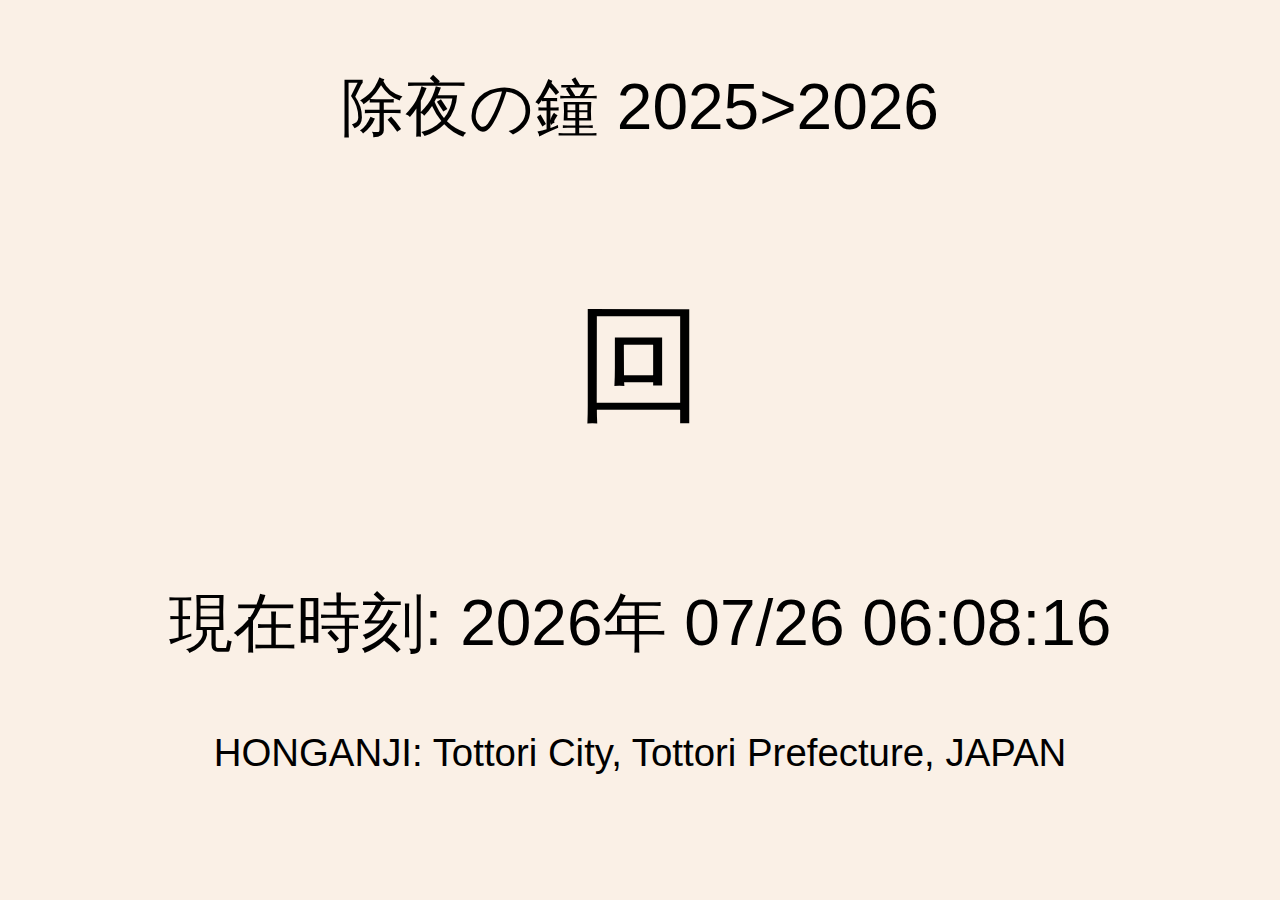
<file: jyoya/index.html>
<!DOCTYPE html>
<html lang="ja">
<head>
  <meta charset="UTF-8">
  <style>
    body{
      text-align: center;
      font-family: "Hiragino Sans W3", "Hiragino Kaku Gothic ProN", "ヒラギノ角ゴ ProN W3", "ＭＳ Ｐゴシック", "MS PGothic", arial, "Helvetica Neue", "Helvetica", "Yu Gothic";
      background-color: linen;
    }
  </style>
</head>
<!-- by the son of the head of HONGANJI, Hiroaki -->
<body>
  <p style="font-size: 5vw;">除夜の鐘 2025&gt;2026</p>
  <p style="font-size: 10vw;"><span id="nowNumber"></span>回</p>
  <p style="font-size: 5vw;">現在時刻: <span id="timetext"></span></p>
  <p style="font-size: 3vw;">HONGANJI: Tottori City, Tottori Prefecture, JAPAN</p>
  <script type="text/javascript">
    const url = "https://docs.google.com/spreadsheets/d/1HijQK_3wA5z1uy9BBawe1EAEAxorlyP2yJKqyyN_Xdk/gviz/tq?tqx=out:json&sheet=25to26&range=A1";
    showTime();
    loadNumber();
    function showTime() {
      var now = new Date();
      var nowyear = now.getFullYear();
      var nowmonth = now.getMonth() + 1;
      if (nowmonth < 10) {
        var nowmonth = '0' + String(nowmonth);
      }
      var nowday = now.getDate();
      if (nowday < 10) {
        var nowday = '0' + String(nowday);
      }
      var nowhour = now.getHours();
      if (nowhour < 10) {
        var nowhour = '0' + String(nowhour);
      }
      var nowminutes = now.getMinutes();
      if (nowminutes < 10) {
        var nowminutes = '0' + String(nowminutes);
      }
      var nowseconds = now.getSeconds();
      if (nowseconds < 10) {
        var nowseconds = '0' + String(nowseconds);
      }
      var text = nowyear + "年 " + nowmonth + "/" + nowday + " " + nowhour + ":" + nowminutes + ":" + nowseconds; 
      document.getElementById("timetext").innerHTML = text;
    }
    async function loadNumber() {
      const res = await fetch(url);
      const text = await res.text();
      const json = JSON.parse(text.substring(47).slice(0, -2));
      const value = json.table.rows[0].c[0].v;
      document.getElementById("nowNumber").innerText = value;
    }
    setInterval(showTime, 990);
    setInterval(loadNumber, 990);
  </script>
</body>
</html>
</file>
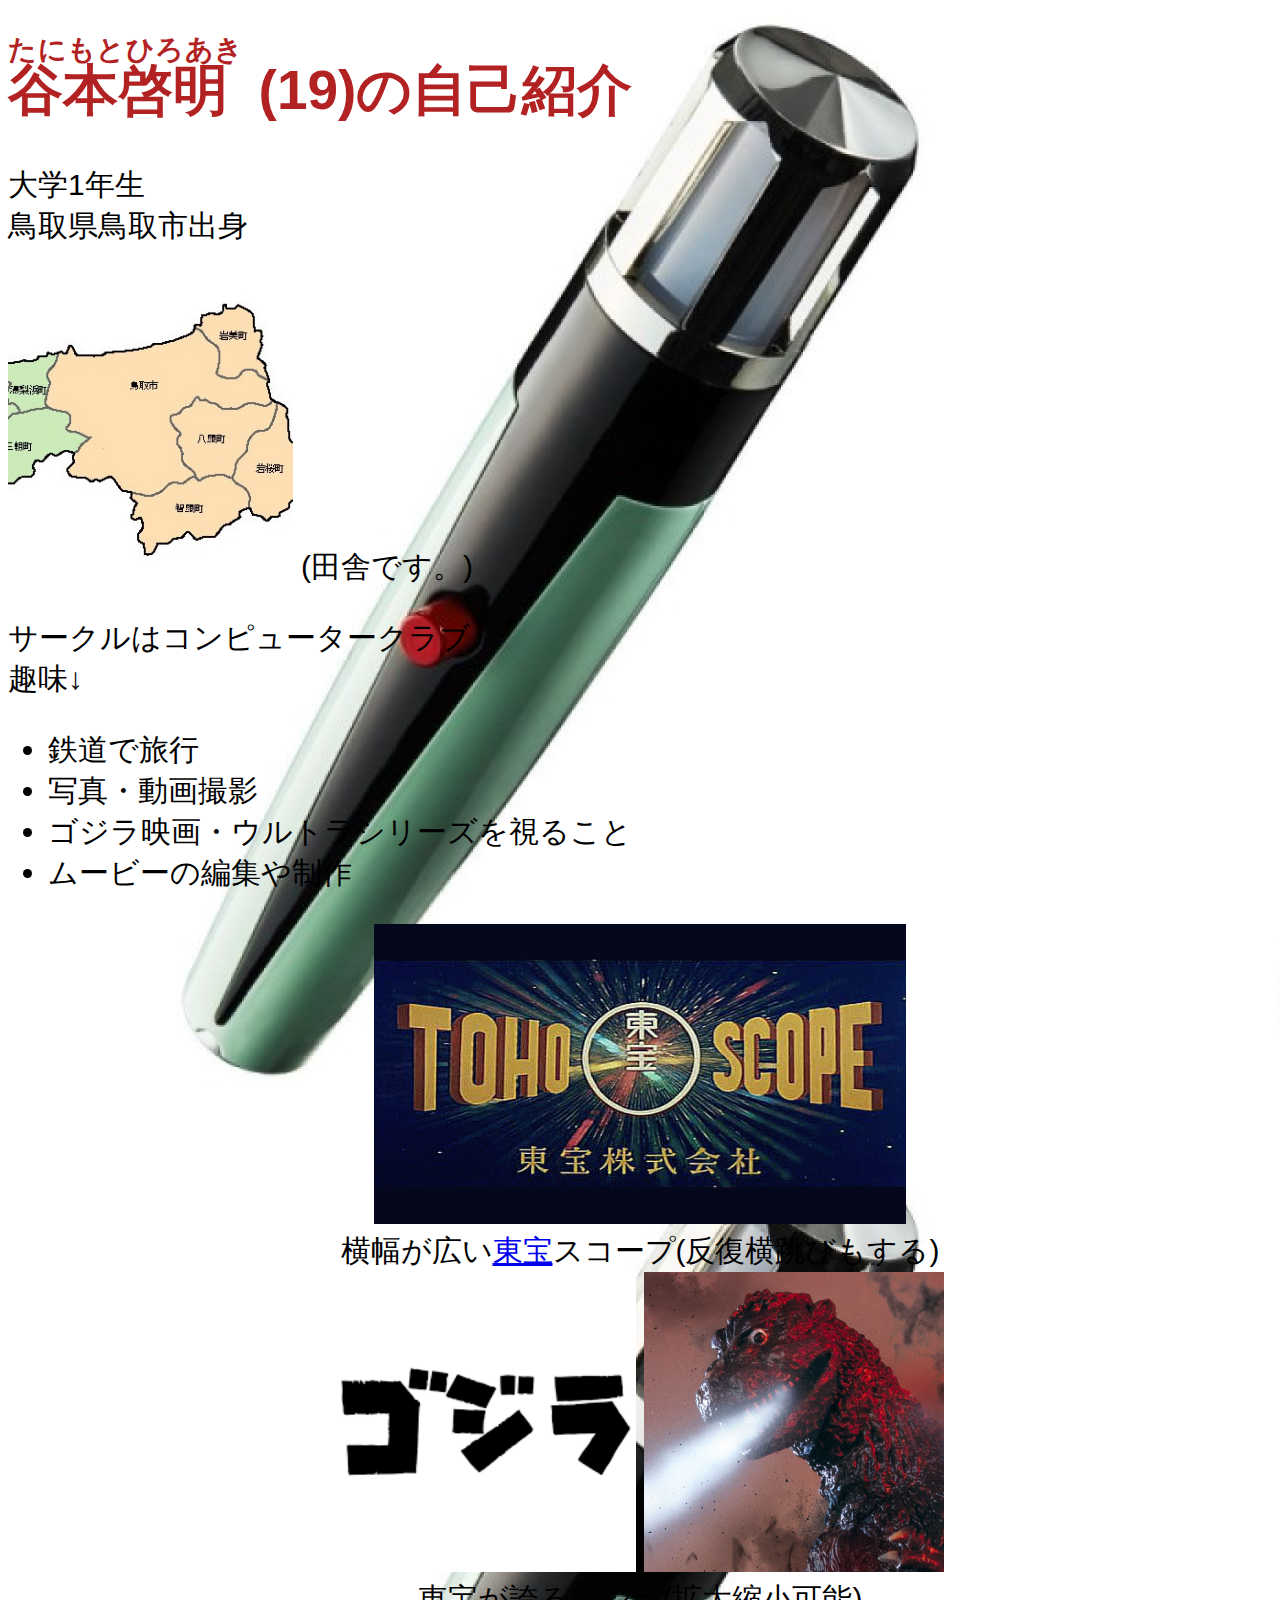
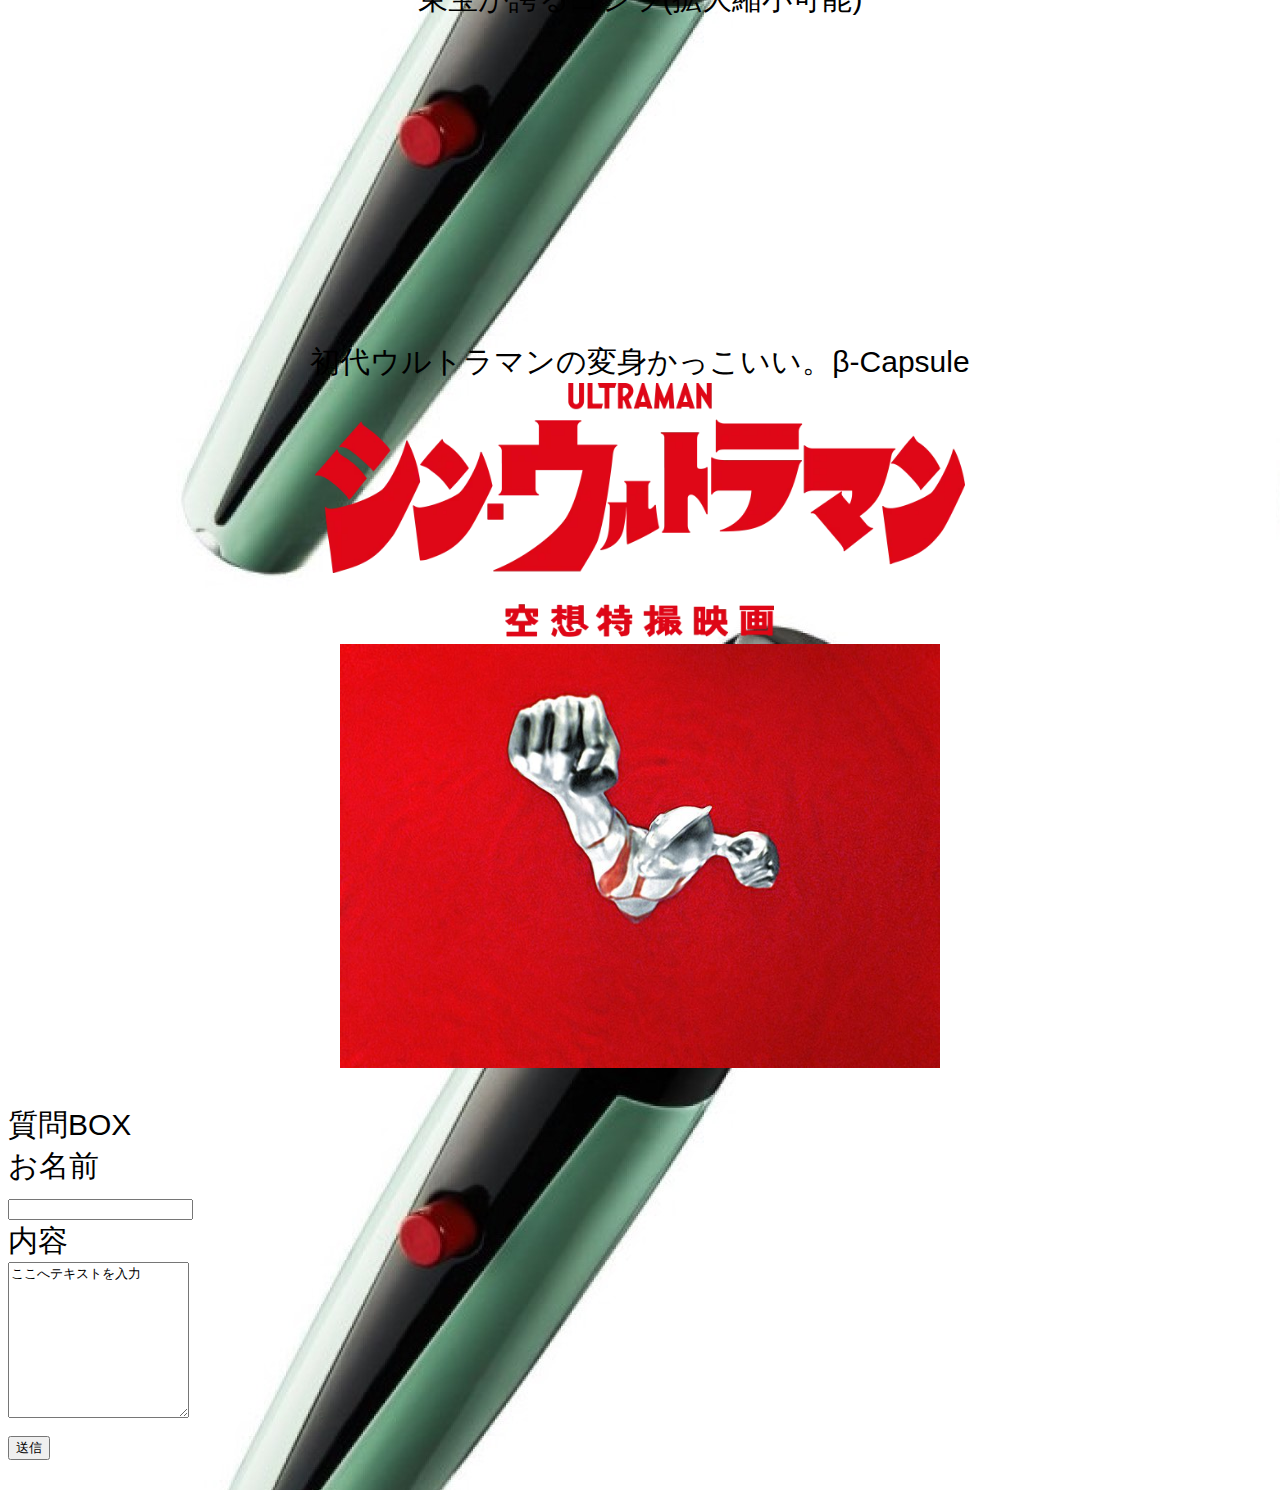
<file: RKGJ/index.html>
<!DOCTYPE html>
<html>
<head>
<meta charset="Shift-JIS">
<title>���ȏЉ�</title>
<link rel="stylesheet" href="css.css">
</head>
<body>
<h1>
<ruby>
�J�{�[��
<rp>(</rp><rt>���ɂ��ƂЂ날��</rt><rp>)</rp>
</ruby>
(19)�̎��ȏЉ�
</h1>
<p>
��w1�N��<br>
���挧����s�o�g<br>
</p>
<p>
<img src="tottori.jpg" alt="tottori" height="300">
(�c�ɂł��B)
</p>
<p>
�T�[�N���̓R���s���[�^�[�N���u<br>
���
</p>
<ul>
<li>�S���ŗ��s</li>
<li>�ʐ^�E����B�e</li>
<li>�S�W���f��E�E���g���V���[�Y�����邱��</li>
<li>���[�r�[�̕ҏW�␧��</li>
</ul>
<div><p>
<img src="toho.gif" alt="����" height="300" id="mright">
<br>�������L��<a href="index2.html">����</a>�X�R�[�v(���������т�����)
<br><img src="godzilla.png" alt="�S�W��logo" width="300" id="down1">
<img src="godzilla.jpg" alt="�S�W��" width="300" id="up1">
<br>���󂪌ւ�S�W��(�g��k���\)
<br><iframe width="560" height="315" src="https://www.youtube.com/embed/4jelsFEITdM?si=Moi_VxpY1AqWjdI7" title="YouTube video player" frameborder="0" allow="accelerometer; autoplay; clipboard-write; encrypted-media; gyroscope; picture-in-picture; web-share" referrerpolicy="strict-origin-when-cross-origin" allowfullscreen></iframe>
<br>����E���g���}���̕ϐg�����������B��-Capsule
<br><img src="shinultra.webp" alt="�V���E���g���}��" width="650">
<br><img src="gungun.jpg" alt="���񂮂񂩂���" width="600" id="up1">
</p></div>
<p>����BOX
<br>�����O
<br><input type="text">
<br>���e
<br><textarea name="textarea" rows="10">�����փe�L�X�g�����</textarea>
<br><input type="button" value="���M">
</p>
</body>
</html>
</file>
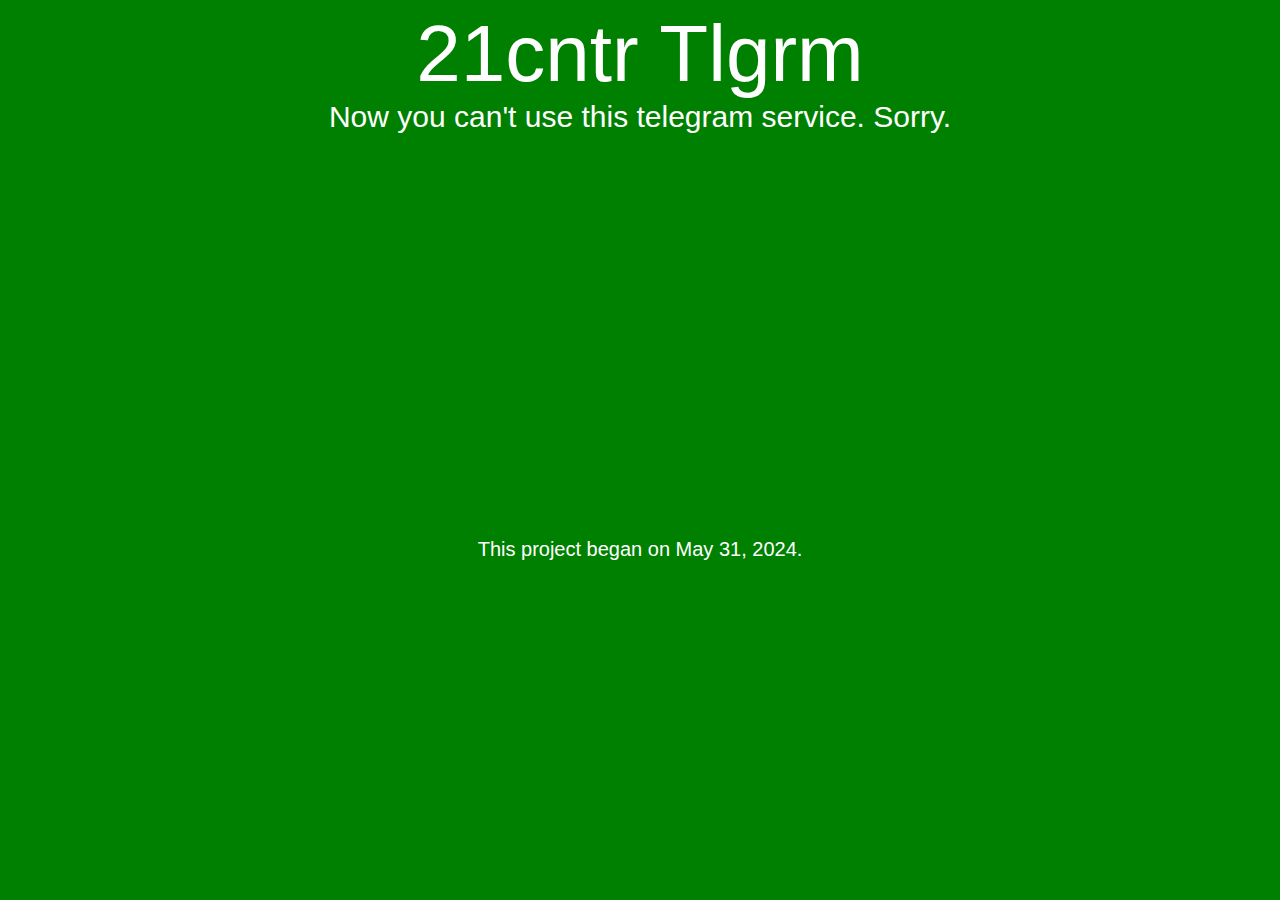
<file: branch1.html>
<!DOCTYPE html>
<html lang="ja">

<head>
  <meta charset="UTF-8">
  <link rel="apple-touch-icon" type="image/png" href="apple-touch-icon-180x180.png">
  <link rel="icon" type="image/png" href="icon-192x192.png">
  <link rel="stylesheet" href="orca.css">
  <title>テレグラム</title>
  <style type="text/css">
    body {
      background-color: green;
      text-align: center;
      color: white;
    }
    #styled {
      border: 0;
      line-height: 2.5;
      padding: 0 60px;
      font-size: 20px;
      text-align: center;
      color: white;
      text-shadow: 1px 1px 1px black;
      border-radius: 10px;
      background-color: blue;
      background-image: linear-gradient(to top left, rgba(0, 0, 0, 0.2), rgba(0, 0, 0, 0.2) 30%, rgba(0, 0, 0, 0));
      box-shadow: inset 2px 2px 3px rgba(255, 255, 255, 0.6), inset -2px -2px 3px rgba(0, 0, 0, 0.6);
    }
    #name1,#name2 {
      width: 30%;
    }
  </style>
</head>

<body>
  <div style="font-size: 80px;">
    21cntr Tlgrm
  </div>
  <div style="font-size: 30px;">
    Now you can't use this telegram service. Sorry.
  </div>
  <iframe width="800" height="400" frameborder="0" marginheight="0" marginwidth="0"
    src="https://docs.google.com/spreadsheets/d/e/2PACX-1vQeVwSzYF6XGxId2s8u2pGu9umgyYn_fkl-XxHYUpvr9RMnwa0rMvi1QXgKgG68t4KMMR5_EZhgIPYg/pubhtml?widget=true&amp;headers=false">
  </iframe>
  <div style="font-size: 20px;">
    This project began on May 31, 2024.
  </div>

  <script type="text/javascript">
    function butotnClick() {
      target = document.getElementById("sample1");
      name1d = document.getElementById("name1");
      name1v = name1d.value;
      name2d = document.getElementById("name2");
      name2v = name2d.value;
      target.href = "https://script.google.com/macros/s/AKfycbws-jMmAWxrYB-vnIl-ww5UV_ZaleIkPKa7yGkAwNV-q3vkpaQEpcUqSoa7fgT7eY4/exec?q=" + name1v + "&r=" + name2v;
      return false;
    };
  </script>
</body>

</html>
</file>
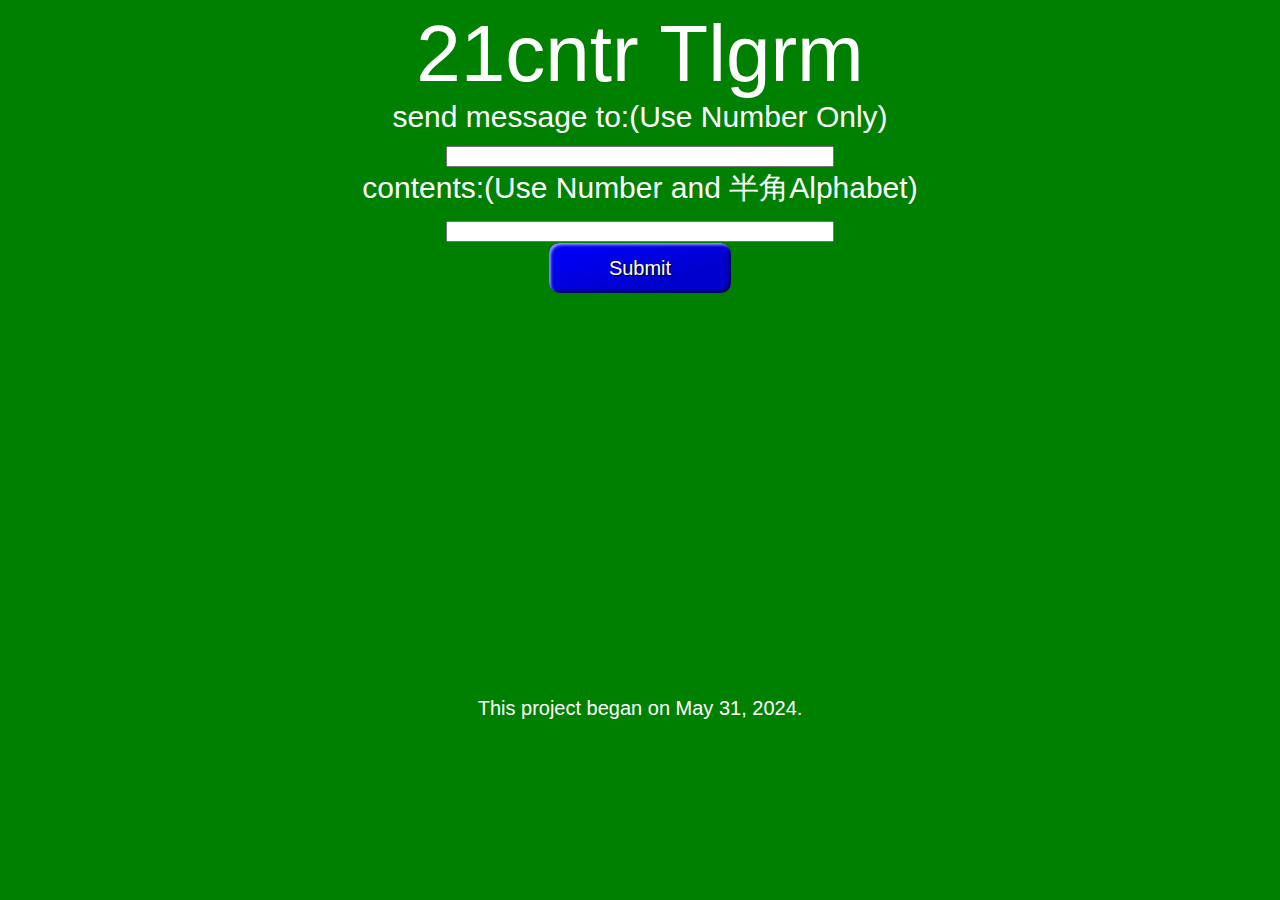
<file: branch1β.html>
<!DOCTYPE html>
<html lang="ja">

<head>
  <meta charset="UTF-8">
  <link rel="apple-touch-icon" type="image/png" href="apple-touch-icon-180x180.png">
  <link rel="icon" type="image/png" href="icon-192x192.png">
  <link rel="stylesheet" href="orca.css">
  <title>テレグラム</title>
  <style type="text/css">
    body {
      background-color: green;
      text-align: center;
      color: white;
    }
    #styled {
      border: 0;
      line-height: 2.5;
      padding: 0 60px;
      font-size: 20px;
      text-align: center;
      color: white;
      text-shadow: 1px 1px 1px black;
      border-radius: 10px;
      background-color: blue;
      background-image: linear-gradient(to top left, rgba(0, 0, 0, 0.2), rgba(0, 0, 0, 0.2) 30%, rgba(0, 0, 0, 0));
      box-shadow: inset 2px 2px 3px rgba(255, 255, 255, 0.6), inset -2px -2px 3px rgba(0, 0, 0, 0.6);
    }
    #name1,#name2 {
      width: 30%;
    }
  </style>
</head>

<body>
  <div style="font-size: 80px;">
    21cntr Tlgrm
  </div>
  <div style="font-size: 30px;">
    send message to:(Use Number Only)
    <br>
    <input type="number" id="name1">
    <br>
    contents:(Use Number and 半角Alphabet)
    <br>
    <input type="text" pattern="^[a-zA-Z0-9]+$" id="name2">
    <br>
    <a href="javascript:butotnClick();" id="sample1">
      <input type="button" value="Submit" id="styled">
    </a>
  </div>
  <iframe width="800" height="400" frameborder="0" marginheight="0" marginwidth="0"
    src="https://docs.google.com/spreadsheets/d/e/2PACX-1vQeVwSzYF6XGxId2s8u2pGu9umgyYn_fkl-XxHYUpvr9RMnwa0rMvi1QXgKgG68t4KMMR5_EZhgIPYg/pubhtml?widget=true&amp;headers=false">
  </iframe>
  <div style="font-size: 20px;">
    This project began on May 31, 2024.
  </div>

  <script type="text/javascript">
    function butotnClick() {
      target = document.getElementById("sample1");
      name1d = document.getElementById("name1");
      name1v = name1d.value;
      name2d = document.getElementById("name2");
      name2v = name2d.value;
      target.href = "https://script.google.com/macros/s/AKfycbws-jMmAWxrYB-vnIl-ww5UV_ZaleIkPKa7yGkAwNV-q3vkpaQEpcUqSoa7fgT7eY4/exec?q=" + name1v + "&r=" + name2v;
      return false;
    };
  </script>
</body>

</html>
</file>
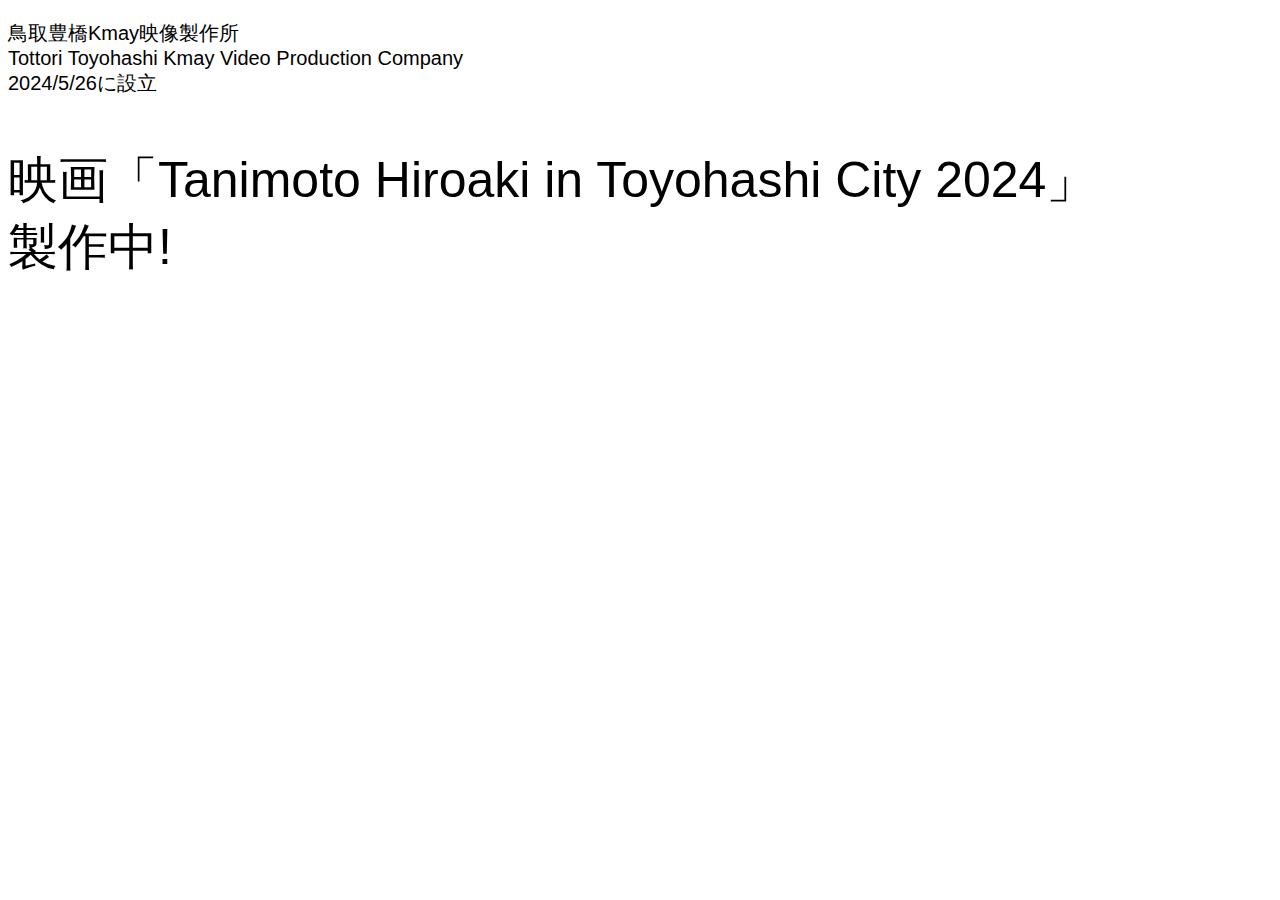
<file: branch2.html>
<!DOCTYPE html>
<html lang="ja">

<head>
  <meta charset="UTF-8">
  <link rel="apple-touch-icon" type="image/png" href="apple-touch-icon-180x180.png">
  <link rel="icon" type="image/png" href="icon-192x192.png">
  <link rel="stylesheet" href="orca.css">
  <title>TT Kmay VPC</title>
  <style type="text/css">
    body {
      background-color: white;
      color: black;
    }
  </style>
</head>

<body>
  <p style="font-size: 20px;">鳥取豊橋Kmay映像製作所<br>
    Tottori Toyohashi Kmay Video Production Company<br>
  2024/5/26に設立</p>
   <p style="font-size: 50px;">映画「Tanimoto Hiroaki in Toyohashi City 2024」<br>
   製作中!</p>
</body>

</html>
</file>
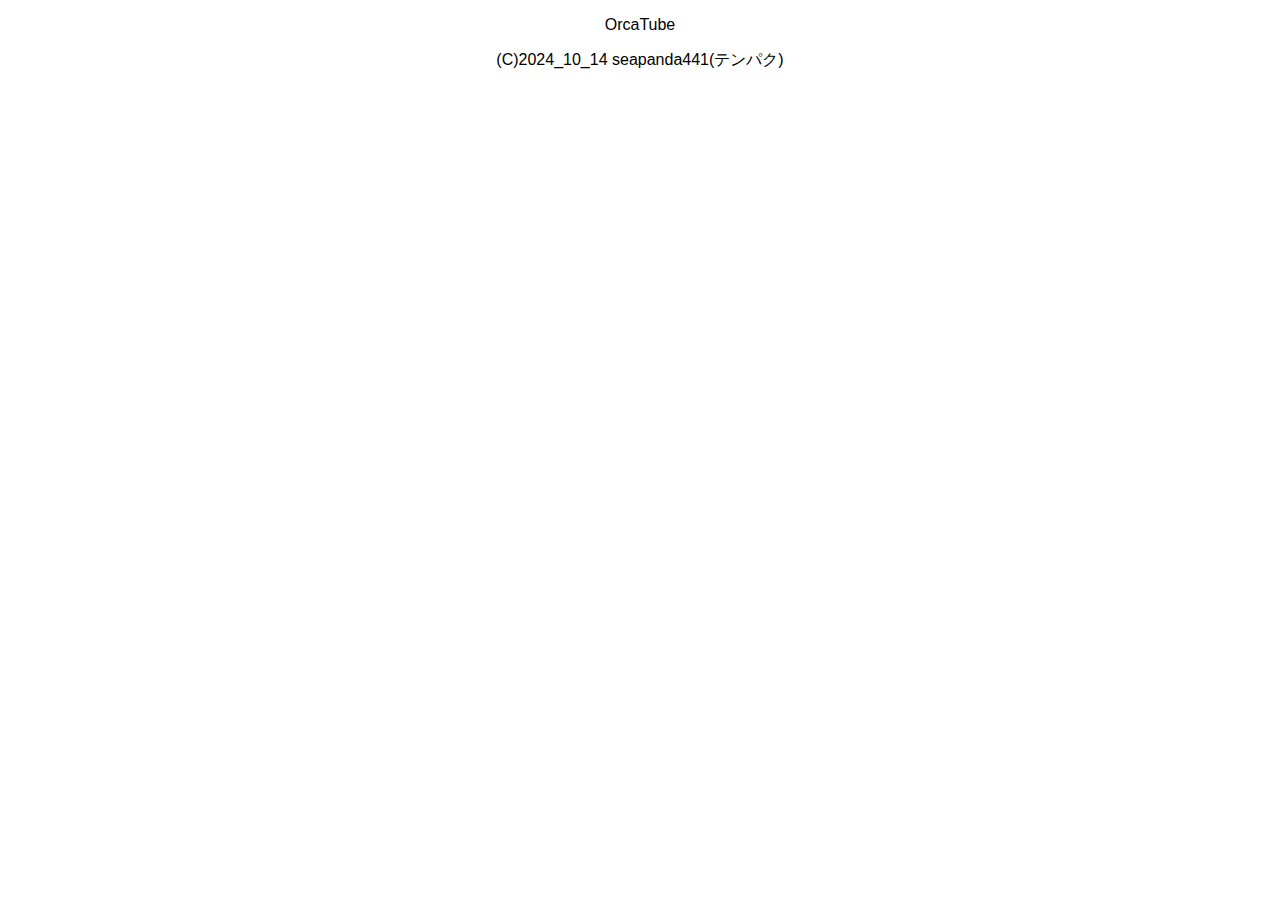
<file: orcatube.html>
<!DOCTYPE html>
<html lang="ja">

<head>
  <meta charset="UTF-8">
  <link rel="apple-touch-icon" type="image/png" href="apple-touch-icon-180x180.png">
  <link rel="icon" type="image/png" href="icon-192x192.png">
  <link rel="stylesheet" href="orca.css">
  <title>ホーム</title>
</head>

<body>
  <center>
  <p>OrcaTube</p>
  </center>
   <center>
  <p>(C)2024_10_14 seapanda441(テンパク)</p>
  </center>
</body>

</html>
</file>
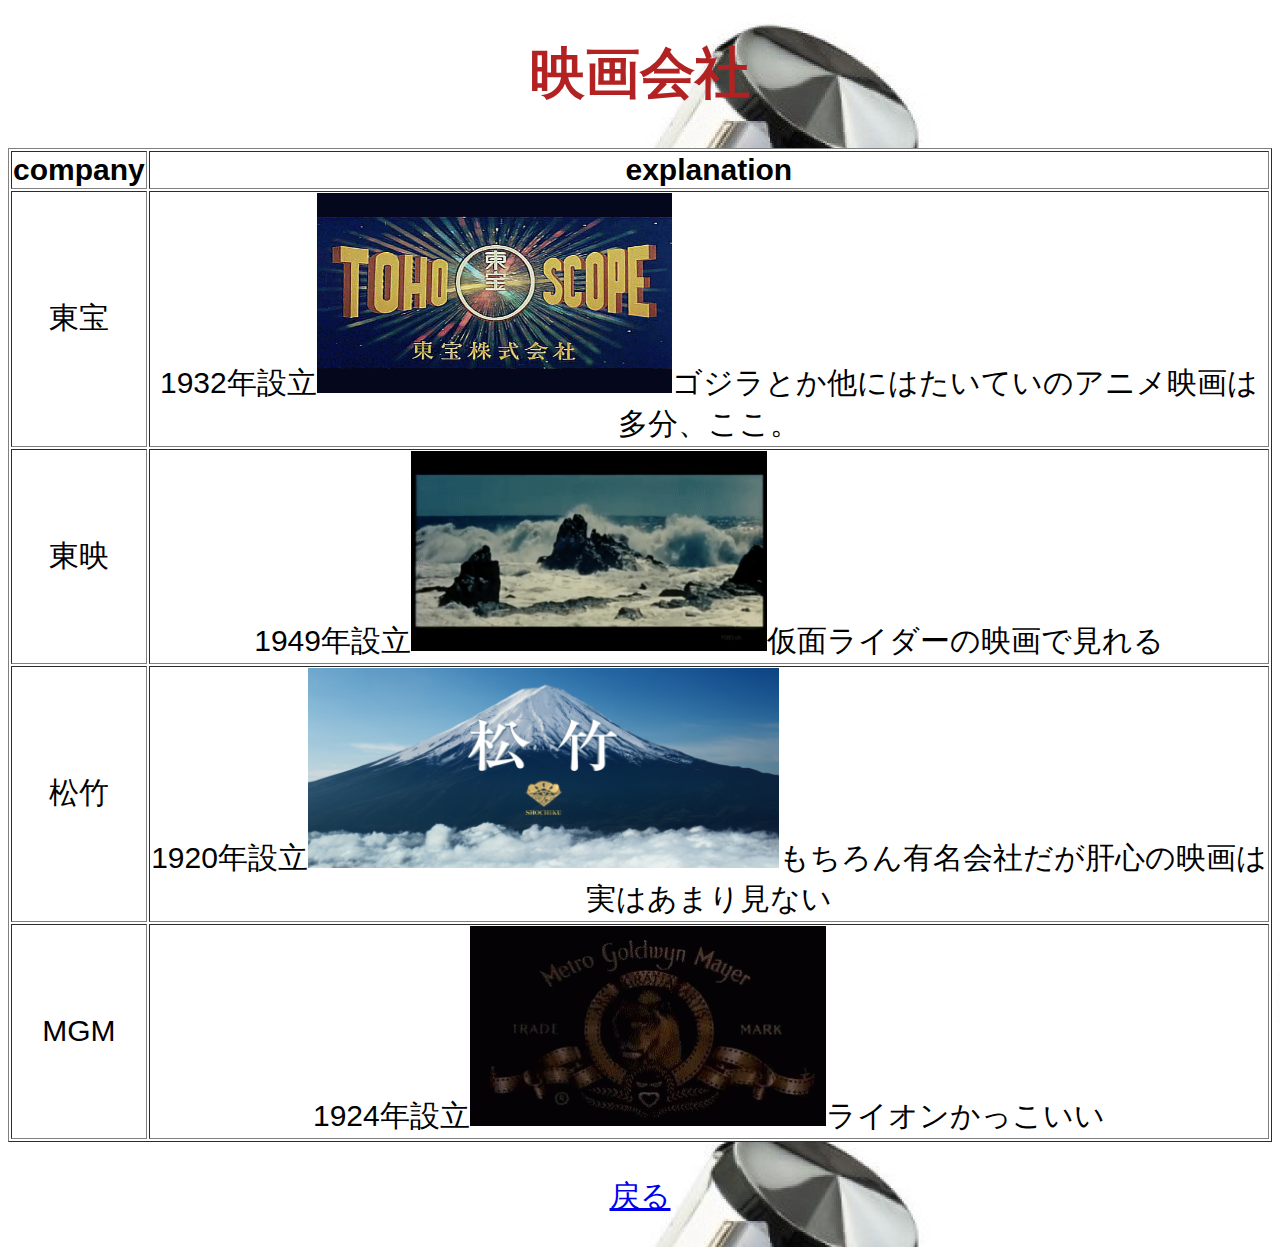
<file: RKGJ/index2.html>
<!DOCTYPE html>
<html>
<head>
<meta charset="UTF-8">
<title>映画会社について</title>
<link rel="stylesheet" href="css.css">
</head>
<body>
<div>
<h1>映画会社</h1>
<p>
<table border=1>
<tr><th>company</th><th>explanation</th></tr>
<tr><td>東宝</td><td>1932年設立<img src="toho.gif" alt="東宝" height="200">ゴジラとか他にはたいていのアニメ映画は多分、ここ。</td></tr>
<tr><td>東映</td><td>1949年設立<img src="toei.gif" alt="東宝" height="200">仮面ライダーの映画で見れる</td></tr>
<tr><td>松竹</td><td>1920年設立<img src="shochiku.jpg" alt="東宝" height="200">もちろん有名会社だが肝心の映画は実はあまり見ない</td></tr>
<tr><td>MGM</td><td>1924年設立<img src="mgm.gif" alt="東宝" height="200">ライオンかっこいい</td></tr>
</table>
<br>
  <a href="./">戻る</a></p>
</div>
</body>
</html>
</file>
<file: RKGJ/css.css>
body{
background-image:url(bcapsule.jpg);
font-size:30px;
font-family: "Helvetica Neue", Arial,"Hiragino Kaku Gothic ProN","Hiragino Sans",Meiryo,sans-serif;
}
h1{
font-size:55px;
color:firebrick;
}
#up1 {
transition-property: transform;
transition-duration: 10s;
}
#up1:hover {
transform: scale(6,6);
}
div{
text-align:center;
}
#down1 {
transition-property: transform;
transition-duration: 2s;
}
#down1:hover {
transform: scale(0.1,0.1);
}
#mright1 {
transition-property: transform;
transition-duration: 2s;
}
#mright:hover {
transform: translateX(450px);
}
table{
margin:auto;
background-color:white;
}
</file>
<file: orca.css>
body{
  font-family: "Hiragino Sans W3", "Hiragino Kaku Gothic ProN", "ヒラギノ角ゴ ProN W3", "メイリオ", Meiryo, "ＭＳ Ｐゴシック", "MS PGothic", arial;
}
</file>
